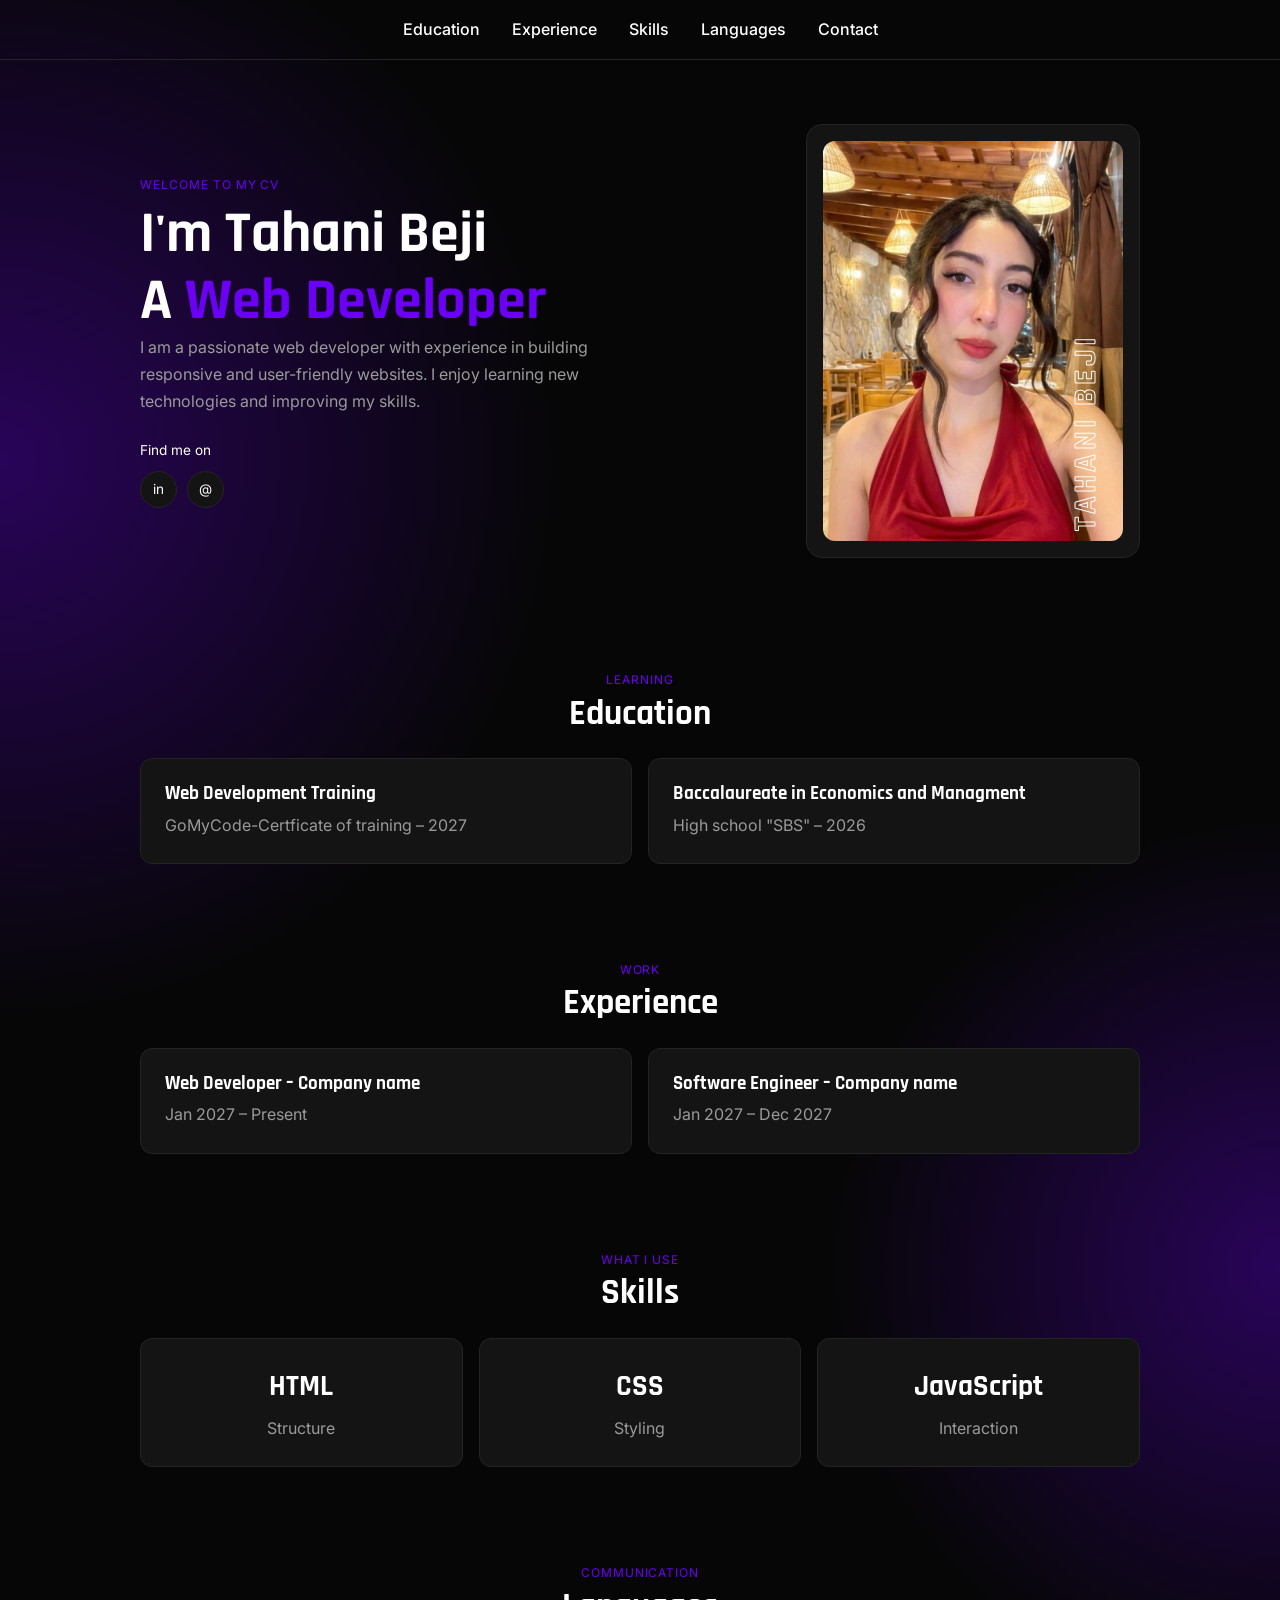
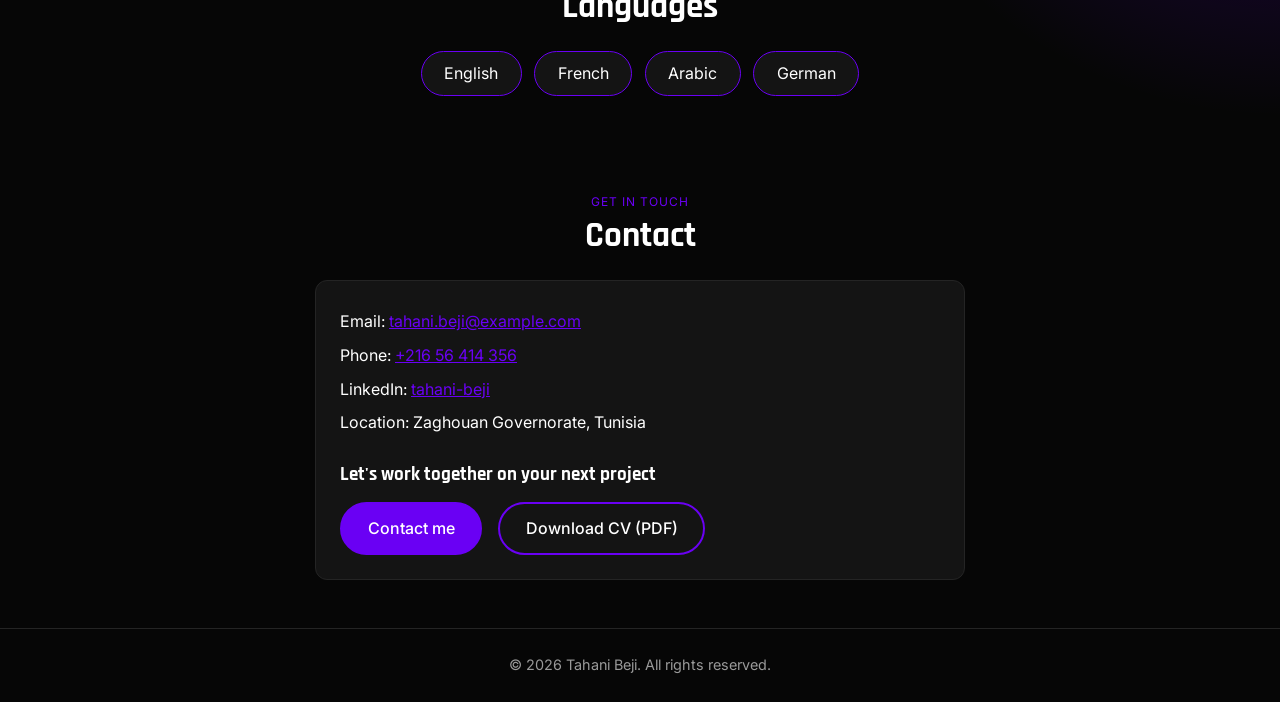
<file: cv.html>
<!DOCTYPE html>
<html lang="en">
<head>
  <meta charset="UTF-8">
<link rel="icon" type="image/png" href="cv.png">
  <meta name="viewport" content="width=device-width, initial-scale=1.0">
  <meta name="description" content="Curriculum Vitae of Tahani Beji, Web Developer.">
  <title>Tahani Beji – Web Developer | CV</title>
  <link href="https://fonts.googleapis.com/css2?family=Inter:wght@400;500&family=Rajdhani:wght@500;600;700&display=swap" rel="stylesheet">
  <link rel="stylesheet" href="style.css">
</head>
<body>

  <header>
    <nav aria-label="Main navigation">
      <ul class="nav">
        <li><a href="#education">Education</a></li>
        <li><a href="#experience">Experience</a></li>
        <li><a href="#skills">Skills</a></li>
        <li><a href="#languages">Languages</a></li>
        <li><a href="#contact">Contact</a></li>
      </ul>
    </nav>
  </header>

  <main>
    <!-- Hero -->
    <section class="hero">
      <div class="hero-text">
        <p class="label">Welcome to my CV</p>
        <h1>I'm Tahani Beji<br>A <span class="highlight">Web Developer</span></h1>
        <p class="muted">I am a passionate web developer with experience in building responsive and user-friendly websites. I enjoy learning new technologies and improving my skills.</p>
        <p class="find-me">Find me on</p>
        <ul class="socials">
          <li><a href="https://www.instagram.com/tahanibji/" target="_blank" rel="noopener noreferrer" aria-label="instagram">in</a></li>
          <li><a href="mailto:tahani.beji@example.com" aria-label="Email">@</a></li>
        </ul>
      </div>

      <div class="hero-photo">
        <img src="img.png.JPG" alt="Portrait of Tahani Beji" width="300" height="400">
        <span class="photo-name" aria-hidden="true">TAHANI BEJI</span>
      </div>
    </section>

    <!-- Education + Experience -->
    <section class="block" id="education">
      <p class="label">Learning</p>
      <h2>Education</h2>
      <div class="grid-2">
        <article class="card">
          <h3>Web Development Training</h3>
          <p class="muted">GoMyCode-Certficate of training – <time datetime="2027">2027</time></p>
        </article>
        <article class="card">
          <h3>Baccalaureate in Economics and Managment</h3>
          <p class="muted">High school "SBS" – <time datetime="2026">2026</time></p>
        </article>
      </div>
    </section>

    <section class="block" id="experience">
      <p class="label">Work</p>
      <h2>Experience</h2>
      <div class="grid-2">
        <article class="card">
          <h3>Web Developer – Company name</h3>
          <p class="muted"><time datetime="2027-01">Jan 2027</time> – Present</p>
        </article>
        <article class="card">
          <h3>Software Engineer – Company name</h3>
          <p class="muted"><time datetime="2027-01">Jan 2027</time> – <time datetime="2027-12">Dec 2027</time></p>
        </article>
      </div>
    </section>

    <!-- Skills -->
    <section class="block" id="skills">
      <p class="label">What I use</p>
      <h2>Skills</h2>
      <ul class="stats">
        <li class="stat"><strong>HTML</strong><span class="muted">Structure</span></li>
        <li class="stat"><strong>CSS</strong><span class="muted">Styling</span></li>
        <li class="stat"><strong>JavaScript</strong><span class="muted">Interaction</span></li>
      </ul>
    </section>

    <!-- Languages -->
    <section class="block" id="languages">
      <p class="label">Communication</p>
      <h2>Languages</h2>
      <ul class="chips">
        <li>English</li>
        <li>French</li>
        <li>Arabic</li>
        <li>German</li>
      </ul>
    </section>

    <!-- Contact -->
    <section class="block" id="contact">
      <p class="label">Get in touch</p>
      <h2>Contact</h2>
      <div class="card contact-card">
        <address>
          <ul>
            <li>Email: <a href="mailto:tahani.beji@example.com">tahani.beji@example.com</a></li>
            <li>Phone: <a href="tel:+21656414356">+216 56 414 356</a></li>
            <li>LinkedIn: <a href="https://www.linkedin.com/in/tahani-beji" target="_blank" rel="noopener noreferrer">tahani-beji</a></li>
            <li>Location: Zaghouan Governorate, Tunisia</li>
          </ul>
        </address>
        <h3>Let's work together on your next project</h3>
        <div class="actions">
          <a class="btn" href="mailto:tahani.beji@example.com">Contact me</a>
          <a class="btn btn-outline" href="Bewerbungsunterlagen_Tahani_Beji.pdf" download>Download CV (PDF)</a>
        </div>
      </div>
    </section>
  </main>

  <footer>
    <p>&copy; 2026 Tahani Beji. All rights reserved.</p>
  </footer>

</body>
</html>
</file>
<file: style.css>
*::after {
  box-sizing: border-box;
}


:root {
  --bg: #060606;
  --card: #141414;
  --border: #242424;
  --purple: #6a00f4;
  --white: #ffffff;
  --muted: #9a9a9a;

  --font-heading: "Rajdhani", sans-serif;
  --font-body: "Inter", Arial, sans-serif;
}

/* ---------- Base ---------- */
body {
  margin: 0;
  font-family: var(--font-body);
  line-height: 1.7;
  color: var(--white);
  background-color: var(--bg);
  /* purple glows on both sides, like the reference design */
  background-image:
    radial-gradient(circle at 0% 20%, rgba(106, 0, 244, 0.35), transparent 25%),
    radial-gradient(circle at 100% 55%, rgba(106, 0, 244, 0.35), transparent 25%);
  background-repeat: no-repeat;
}

h1, h2, h3 {
  font-family: var(--font-heading);
  line-height: 1.15;
  margin: 0;
}

h1 { font-size: clamp(2.2rem, 1.5rem + 3.5vw, 3.6rem); }
h2 { font-size: clamp(1.6rem, 1.3rem + 1.5vw, 2.2rem); margin-bottom: 1.5rem; }
h3 { font-size: 1.2rem; margin-bottom: 0.4rem; }

p { margin: 0 0 1rem; }
a { color: var(--purple); }
a:hover { color: var(--white); }
ul { margin: 0; padding: 0; list-style: none; }

.muted { color: var(--muted); }
.highlight { color: var(--purple); }

.label {
  margin-bottom: 0.4rem;
  font-size: 0.75rem;
  letter-spacing: 0.08em;
  text-transform: uppercase;
  color: var(--purple);
}

/* ---------- Navigation ---------- */
.nav {
  display: flex;
  flex-wrap: wrap;
  justify-content: center;
  gap: 2rem;
  padding: 1rem;
  border-bottom: 1px solid var(--border);
}

.nav a {
  color: var(--white);
  text-decoration: none;
  font-weight: 500;
}

.nav a:hover { color: var(--purple); }

/* ---------- Layout ---------- */
main {
  max-width: 1000px;
  margin: 0 auto;
  padding: 0 1.5rem;
}

.block {
  padding: 3rem 0;
  text-align: center;
}

.block .label { margin-bottom: 0.2rem; }

/* ---------- Hero ---------- */
.hero {
  display: flex;
  align-items: center;
  justify-content: space-between;
  gap: 3rem;
  padding: 4rem 0;
}

.hero-text { flex: 1; max-width: 32rem; }
.hero-text p.muted { max-width: 55ch; }

.find-me { margin: 1.5rem 0 0.5rem; font-size: 0.85rem; }

.socials { display: flex; gap: 0.6rem; }

.socials a {
  display: flex;
  align-items: center;
  justify-content: center;
  width: 2.2rem;
  height: 2.2rem;
  border: 1px solid var(--border);
  border-radius: 50%;
  background: var(--card);
  color: var(--white);
  font-size: 0.85rem;
  text-decoration: none;
}

.socials a:hover { background: var(--purple); }

.hero-photo {
  position: relative;
  padding: 1rem;
  border: 1px solid var(--border);
  border-radius: 16px;
  background: var(--card);
}

.hero-photo img {
  display: block;
  width: 300px;
  max-width: 100%;
  height: 400px;
  object-fit: cover;
  border-radius: 12px;
}

/* vertical outlined name on the photo */
.photo-name {
  position: absolute;
  right: 1.6rem;
  bottom: 1.6rem;
  writing-mode: vertical-rl;
  transform: rotate(180deg);
  font-family: var(--font-heading);
  font-size: 2rem;
  font-weight: 700;
  letter-spacing: 0.1em;
  color: transparent;
  -webkit-text-stroke: 1px var(--white);
}

/* ---------- Cards ---------- */
.grid-2 {
  display: grid;
  grid-template-columns: repeat(2, 1fr);
  gap: 1rem;
  text-align: left;
}

.card {
  padding: 1.5rem;
  border: 1px solid var(--border);
  border-radius: 12px;
  background: var(--card);
}

.card p { margin-bottom: 0; }

/* ---------- Skills as stat boxes ---------- */
.stats {
  display: grid;
  grid-template-columns: repeat(3, 1fr);
  gap: 1rem;
}

.stat {
  display: flex;
  flex-direction: column;
  gap: 0.2rem;
  padding: 1.5rem 1rem;
  border: 1px solid var(--border);
  border-radius: 12px;
  background: var(--card);
}

.stat strong {
  font-family: var(--font-heading);
  font-size: 1.8rem;
}

/* ---------- Languages ---------- */
.chips {
  display: flex;
  flex-wrap: wrap;
  justify-content: center;
  gap: 0.8rem;
}

.chips li {
  padding: 0.5rem 1.4rem;
  border: 1px solid var(--purple);
  border-radius: 999px;
  background: var(--card);
}

/* ---------- Contact ---------- */
.contact-card {
  max-width: 600px;
  margin: 0 auto;
  text-align: left;
}

address { font-style: normal; margin-bottom: 1.5rem; }
address li { padding: 0.2rem 0; }

.actions { display: flex; flex-wrap: wrap; gap: 1rem; margin-top: 1rem; }

.btn {
  display: inline-block;
  padding: 0.7rem 1.6rem;
  border: 2px solid var(--purple);
  border-radius: 999px;
  background: var(--purple);
  color: var(--white);
  font-weight: 500;
  text-decoration: none;
}

.btn:hover { background: transparent; color: var(--white); }
.btn-outline { background: transparent; }
.btn-outline:hover { background: var(--purple); }

/* ---------- Footer ---------- */
footer {
  padding: 1.5rem;
  border-top: 1px solid var(--border);
  text-align: center;
}

footer p { margin: 0; color: var(--muted); font-size: 0.9rem; }

/* ---------- Responsive ---------- */
@media (max-width: 800px) {
  .hero { flex-direction: column-reverse; text-align: center; padding: 2rem 0; }
  .hero-text p.muted { margin-inline: auto; }
  .socials { justify-content: center; }
  .grid-2,
  .stats { grid-template-columns: 1fr; }
}
</file>
